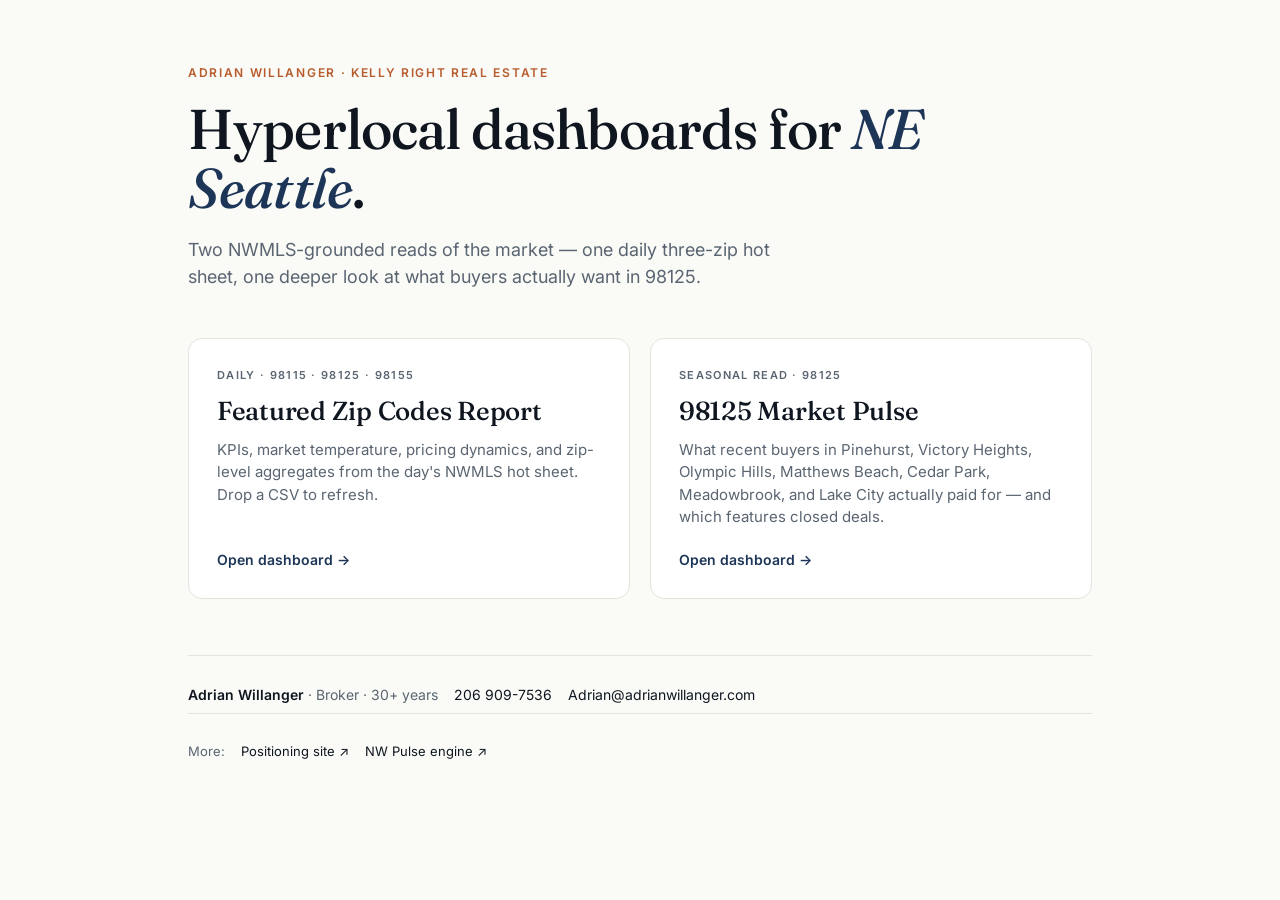
<file: index.html>
<!DOCTYPE html>
<html lang="en">
<head>
<meta charset="UTF-8" />
<meta name="viewport" content="width=device-width, initial-scale=1.0" />
<title>Adrian Willanger — NE Seattle Dashboards</title>
<meta name="description" content="Hyperlocal NWMLS market dashboards for 98115 · 98125 · 98155 by Adrian Willanger, Kelly Right Real Estate." />
<link rel="preconnect" href="https://fonts.googleapis.com">
<link rel="preconnect" href="https://fonts.gstatic.com" crossorigin>
<link href="https://fonts.googleapis.com/css2?family=Fraunces:opsz,wght@9..144,500;9..144,600&family=Inter:wght@400;500;600;700&display=swap" rel="stylesheet">
<style>
  :root {
    --ink: #0f1620;
    --paper: #fafaf7;
    --muted: #5a6571;
    --line: #e5e3dc;
    --accent: #1d3557;
    --copper: #b85c2e;
  }
  * { box-sizing: border-box; }
  html, body { margin: 0; padding: 0; }
  body {
    font-family: 'Inter', system-ui, -apple-system, sans-serif;
    background: var(--paper);
    color: var(--ink);
    line-height: 1.5;
    -webkit-font-smoothing: antialiased;
  }
  .wrap { max-width: 960px; margin: 0 auto; padding: 64px 28px 96px; }
  .eyebrow {
    font-size: 12px;
    letter-spacing: 0.14em;
    text-transform: uppercase;
    color: var(--copper);
    font-weight: 600;
    margin-bottom: 18px;
  }
  h1 {
    font-family: 'Fraunces', Georgia, serif;
    font-weight: 500;
    font-size: clamp(36px, 5.5vw, 56px);
    line-height: 1.05;
    letter-spacing: -0.015em;
    margin: 0 0 18px;
  }
  h1 .accent { color: var(--accent); font-style: italic; }
  .lede {
    font-size: 18px;
    color: var(--muted);
    max-width: 620px;
    margin: 0 0 48px;
  }
  .grid {
    display: grid;
    grid-template-columns: repeat(auto-fit, minmax(320px, 1fr));
    gap: 20px;
  }
  .card {
    background: #fff;
    border: 1px solid var(--line);
    border-radius: 14px;
    padding: 28px;
    text-decoration: none;
    color: inherit;
    transition: border-color 0.2s ease, transform 0.2s ease, box-shadow 0.2s ease;
    display: flex;
    flex-direction: column;
    min-height: 240px;
  }
  .card:hover {
    border-color: var(--accent);
    transform: translateY(-2px);
    box-shadow: 0 8px 24px rgba(15, 22, 32, 0.06);
  }
  .card-tag {
    font-size: 11px;
    letter-spacing: 0.12em;
    text-transform: uppercase;
    color: var(--muted);
    font-weight: 600;
    margin-bottom: 14px;
  }
  .card h2 {
    font-family: 'Fraunces', Georgia, serif;
    font-weight: 500;
    font-size: 26px;
    line-height: 1.15;
    margin: 0 0 12px;
    letter-spacing: -0.01em;
  }
  .card p {
    color: var(--muted);
    font-size: 15px;
    margin: 0 0 20px;
    flex-grow: 1;
  }
  .card-cta {
    font-size: 14px;
    font-weight: 600;
    color: var(--accent);
    display: flex;
    align-items: center;
    gap: 6px;
  }
  .card:hover .card-cta { color: var(--copper); }
  .meta {
    display: flex;
    gap: 16px;
    flex-wrap: wrap;
    font-size: 14px;
    color: var(--muted);
    margin-top: 56px;
    padding-top: 28px;
    border-top: 1px solid var(--line);
  }
  .meta a { color: var(--ink); text-decoration: none; }
  .meta a:hover { color: var(--copper); }
  .meta strong { color: var(--ink); font-weight: 600; }
</style>
</head>
<body>
  <div class="wrap">
    <div class="eyebrow">Adrian Willanger · Kelly Right Real Estate</div>
    <h1>Hyperlocal dashboards for <span class="accent">NE Seattle</span>.</h1>
    <p class="lede">Two NWMLS-grounded reads of the market — one daily three-zip hot sheet, one deeper look at what buyers actually want in 98125.</p>

    <div class="grid">
      <a class="card" href="featured/index.html">
        <div class="card-tag">Daily · 98115 · 98125 · 98155</div>
        <h2>Featured Zip Codes Report</h2>
        <p>KPIs, market temperature, pricing dynamics, and zip-level aggregates from the day's NWMLS hot sheet. Drop a CSV to refresh.</p>
        <div class="card-cta">Open dashboard →</div>
      </a>

      <a class="card" href="98125/index.html">
        <div class="card-tag">Seasonal read · 98125</div>
        <h2>98125 Market Pulse</h2>
        <p>What recent buyers in Pinehurst, Victory Heights, Olympic Hills, Matthews Beach, Cedar Park, Meadowbrook, and Lake City actually paid for — and which features closed deals.</p>
        <div class="card-cta">Open dashboard →</div>
      </a>
    </div>

    <div class="meta">
      <span><strong>Adrian Willanger</strong> · Broker · 30+ years</span>
      <a href="tel:+12069097536">206 909-7536</a>
      <a href="mailto:Adrian@adrianwillanger.com">Adrian@adrianwillanger.com</a>
    </div>

    <div class="meta" style="margin-top:8px;font-size:13px;color:var(--muted)">
      <span>More:</span>
      <a href="https://adrian-willanger.pplx.app" target="_blank" rel="noopener">Positioning site ↗</a>
      <a href="https://nw-pulse.pplx.app" target="_blank" rel="noopener">NW Pulse engine ↗</a>
    </div>
  </div>
</body>
</html>
</file>
